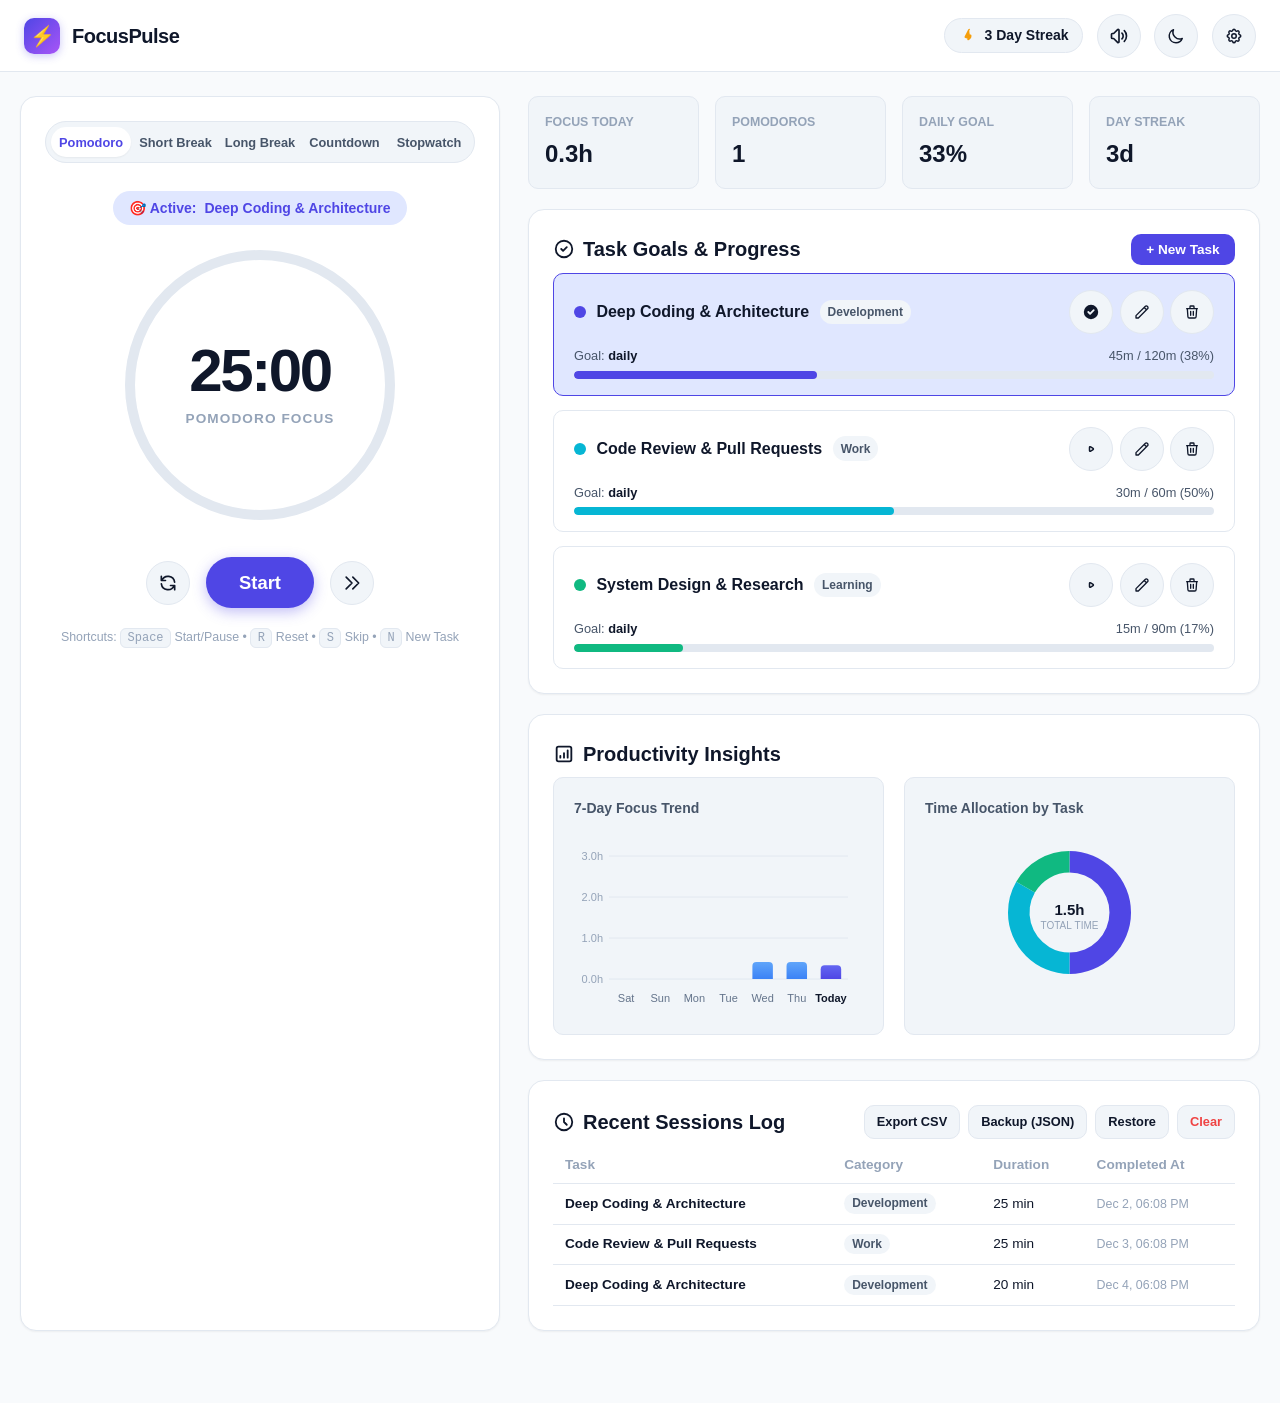
<file: index.html>
<!DOCTYPE html>
<html lang="en">
<head>
  <meta charset="UTF-8">
  <meta name="viewport" content="width=device-width, initial-scale=1.0">
  <title>Productivity Timer & Multi-Task Goal Tracker</title>
  <link rel="stylesheet" href="css/styles.css">
</head>
<body>
  <!-- App Header -->
  <header class="app-header">
    <div class="header-container">
      <div class="logo-group">
        <div class="logo-icon">⚡</div>
        <div class="logo-title">FocusPulse</div>
      </div>
      <div class="header-actions">
        <div class="stats-pill" title="Current Daily Streak">
          <svg width="18" height="18" fill="currentColor" viewBox="0 0 20 20"><path fill-rule="evenodd" d="M12.395 2.553a1 1 0 00-1.45-.385c-.345.23-.614.558-.822.88-.316.492-.633 1.134-1.025 1.918-.752 1.503-1.688 3.376-2.85 5.701a1 1 0 00.324 1.258 4.975 4.975 0 002.595.733c.092 0 .184-.003.276-.01l-.226.791a1 1 0 001.27 1.218c.95-.317 1.764-.932 2.388-1.748.625-.816.99-1.81.99-2.87 0-.306-.03-.608-.088-.9a1 1 0 00-1.011-.806 4.945 4.945 0 00-.77.061c-.08-.344-.15-.7-.215-1.066a21.43 21.43 0 01-.194-1.282c-.066-.543-.112-1.068-.112-1.504 0-.34.028-.636.082-.87.054-.233.15-.436.27-.6z" clip-rule="evenodd"></path></svg>
          <span id="header-streak">1 Day Streak</span>
        </div>
        <button id="sound-toggle" class="btn btn-secondary btn-icon" title="Toggle Sound (M)">
          <svg width="20" height="20" fill="none" stroke="currentColor" viewBox="0 0 24 24"><path stroke-linecap="round" stroke-linejoin="round" stroke-width="2" d="M15.536 8.464a5 5 0 010 7.072m2.828-9.9a9 9 0 010 12.728M5.586 15H4a1 1 0 01-1-1v-4a1 1 0 011-1h1.586l4.707-4.707C10.923 3.663 12 4.109 12 5v14c0 .891-1.077 1.337-1.707.707L5.586 15z"></path></svg>
        </button>
        <button id="theme-toggle" class="btn btn-secondary btn-icon" title="Toggle Dark/Light Mode">
          <svg width="18" height="18" fill="none" stroke="currentColor" viewBox="0 0 24 24"><path stroke-linecap="round" stroke-linejoin="round" stroke-width="2" d="M20.354 15.354A9 9 0 018.646 3.646 9.003 9.003 0 0012 21a9.003 9.003 0 008.354-5.646z"></path></svg>
        </button>
        <button id="btn-open-settings" class="btn btn-secondary btn-icon" title="Settings">
          <svg width="18" height="18" fill="none" stroke="currentColor" viewBox="0 0 24 24"><path stroke-linecap="round" stroke-linejoin="round" stroke-width="2" d="M10.325 4.317c.426-1.756 2.924-1.756 3.35 0a1.724 1.724 0 002.573 1.066c1.543-.94 3.31.826 2.37 2.37a1.724 1.724 0 001.065 2.572c1.756.426 1.756 2.924 0 3.35a1.724 1.724 0 00-1.066 2.573c.94 1.543-.826 3.31-2.37 2.37a1.724 1.724 0 00-2.572 1.065c-.426 1.756-2.924 1.756-3.35 0a1.724 1.724 0 00-2.573-1.066c-1.543.94-3.31-.826-2.37-2.37a1.724 1.724 0 00-1.065-2.572c-1.756-.426-1.756-2.924 0-3.35a1.724 1.724 0 001.066-2.573c-.94-1.543.826-3.31 2.37-2.37.996.608 2.296.07 2.572-1.065z"></path><path stroke-linecap="round" stroke-linejoin="round" stroke-width="2" d="M15 12a3 3 0 11-6 0 3 3 0 016 0z"></path></svg>
        </button>
      </div>
    </div>
  </header>

  <!-- Main Content Layout -->
  <main class="main-layout">
    <!-- Left Column: Master Timer Card -->
    <section class="card timer-container">
      <!-- Mode Selection Tabs -->
      <div class="timer-mode-selector">
        <button class="mode-btn active" data-mode="pomodoro">Pomodoro</button>
        <button class="mode-btn" data-mode="short_break">Short Break</button>
        <button class="mode-btn" data-mode="long_break">Long Break</button>
        <button class="mode-btn" data-mode="countdown">Countdown</button>
        <button class="mode-btn" data-mode="stopwatch">Stopwatch</button>
      </div>

      <!-- Active Task Banner -->
      <div id="active-task-banner" class="active-task-banner">
        <span>🎯 Active:</span>
        <span id="active-task-name" class="task-label">Deep Coding & Architecture</span>
      </div>

      <!-- Radial Dial Progress Timer -->
      <div class="timer-dial-wrapper">
        <svg class="timer-svg" viewBox="0 0 280 280">
          <circle class="timer-circle-bg" cx="140" cy="140" r="130"></circle>
          <circle id="timer-circle-progress" class="timer-circle-progress" cx="140" cy="140" r="130"></circle>
        </svg>
        <div class="timer-inner-content">
          <div id="timer-digits" class="timer-digits">25:00</div>
          <div id="timer-sublabel" class="timer-sublabel">Pomodoro Focus</div>
        </div>
      </div>

      <!-- Primary Controls -->
      <div class="timer-controls">
        <button id="btn-reset" class="btn btn-secondary btn-icon" title="Reset (R)">
          <svg width="20" height="20" fill="none" stroke="currentColor" viewBox="0 0 24 24"><path stroke-linecap="round" stroke-linejoin="round" stroke-width="2" d="M4 4v5h.582m15.356 2A8.001 8.001 0 004.582 9m0 0H9m11 11v-5h-.581m0 0a8.003 8.003 0 01-15.357-2m15.357 2H15"></path></svg>
        </button>
        <button id="btn-start-pause" class="btn btn-primary btn-large">
          <span id="btn-start-pause-text">Start</span>
        </button>
        <button id="btn-skip" class="btn btn-secondary btn-icon" title="Skip Interval (S)">
          <svg width="20" height="20" fill="none" stroke="currentColor" viewBox="0 0 24 24"><path stroke-linecap="round" stroke-linejoin="round" stroke-width="2" d="M13 5l7 7-7 7M5 5l7 7-7 7"></path></svg>
        </button>
      </div>

      <div class="timer-keyboard-hint">
        Shortcuts: <span class="kbd">Space</span> Start/Pause &bull; <span class="kbd">R</span> Reset &bull; <span class="kbd">S</span> Skip &bull; <span class="kbd">N</span> New Task
      </div>
    </section>

    <!-- Right Column: Goals, Analytics, and Session Log -->
    <div class="tasks-container">
      <!-- Quick Metrics Grid -->
      <div class="metrics-summary-grid">
        <div class="metric-box">
          <span class="metric-label">Focus Today</span>
          <span id="metric-focus-hours" class="metric-value">0.0h</span>
        </div>
        <div class="metric-box">
          <span class="metric-label">Pomodoros</span>
          <span id="metric-pomodoros" class="metric-value">0</span>
        </div>
        <div class="metric-box">
          <span class="metric-label">Daily Goal</span>
          <span id="metric-goal-progress" class="metric-value">0%</span>
        </div>
        <div class="metric-box">
          <span class="metric-label">Day Streak</span>
          <span id="metric-streak" class="metric-value">1d</span>
        </div>
      </div>

      <!-- Task Goals Card -->
      <section class="card">
        <div class="section-header">
          <h2 class="section-title">
            <svg width="22" height="22" fill="none" stroke="currentColor" viewBox="0 0 24 24"><path stroke-linecap="round" stroke-linejoin="round" stroke-width="2" d="M9 12l2 2 4-4m6 2a9 9 0 11-18 0 9 9 0 0118 0z"></path></svg>
            Task Goals & Progress
          </h2>
          <button id="btn-open-add-task" class="btn btn-primary" style="padding: 0.45rem 0.9rem; font-size: 0.85rem;">
            + New Task
          </button>
        </div>
        <div id="task-list" class="task-list">
          <!-- Rendered dynamically by app.js -->
        </div>
      </section>

      <!-- Analytics & Trends Card -->
      <section class="card">
        <div class="section-header">
          <h2 class="section-title">
            <svg width="22" height="22" fill="none" stroke="currentColor" viewBox="0 0 24 24"><path stroke-linecap="round" stroke-linejoin="round" stroke-width="2" d="M16 8v8m-4-5v5m-4-2v2m-2 4h12a2 2 0 002-2V6a2 2 0 00-2-2H6a2 2 0 00-2 2v12a2 2 0 002 2z"></path></svg>
            Productivity Insights
          </h2>
        </div>
        <div class="charts-row">
          <div class="chart-card">
            <span class="chart-title">7-Day Focus Trend</span>
            <canvas id="chart-7day" class="chart-canvas" height="190"></canvas>
          </div>
          <div class="chart-card">
            <span class="chart-title">Time Allocation by Task</span>
            <canvas id="chart-distribution" class="chart-canvas" height="190"></canvas>
          </div>
        </div>
      </section>

      <!-- History & Data Management Card -->
      <section class="card">
        <div class="section-header">
          <h2 class="section-title">
            <svg width="22" height="22" fill="none" stroke="currentColor" viewBox="0 0 24 24"><path stroke-linecap="round" stroke-linejoin="round" stroke-width="2" d="M12 8v4l3 3m6-3a9 9 0 11-18 0 9 9 0 0118 0z"></path></svg>
            Recent Sessions Log
          </h2>
          <div style="display: flex; gap: 0.5rem;">
            <button id="btn-export-csv" class="btn btn-secondary" style="padding: 0.4rem 0.75rem; font-size: 0.8rem;">
              Export CSV
            </button>
            <button id="btn-export-json" class="btn btn-secondary" style="padding: 0.4rem 0.75rem; font-size: 0.8rem;">
              Backup (JSON)
            </button>
            <label class="btn btn-secondary" style="padding: 0.4rem 0.75rem; font-size: 0.8rem; cursor: pointer;">
              Restore
              <input type="file" id="file-import-json" accept=".json" style="display: none;">
            </label>
            <button id="btn-clear-history" class="btn btn-secondary" style="padding: 0.4rem 0.75rem; font-size: 0.8rem; color: var(--color-danger);">
              Clear
            </button>
          </div>
        </div>
        <div class="history-table-wrapper">
          <table class="history-table">
            <thead>
              <tr>
                <th>Task</th>
                <th>Category</th>
                <th>Duration</th>
                <th>Completed At</th>
              </tr>
            </thead>
            <tbody id="history-table-body">
              <!-- Rendered by app.js -->
            </tbody>
          </table>
        </div>
      </section>
    </div>
  </main>

  <!-- Create / Edit Task Modal -->
  <div id="task-modal" class="modal-overlay">
    <div class="modal-box">
      <div class="modal-header">
        <h3 id="task-modal-title" class="modal-title">Create New Task Goal</h3>
        <button class="modal-close-btn">&times;</button>
      </div>
      <form id="task-form">
        <input type="hidden" id="task-id-input">
        <div class="form-group">
          <label class="form-label" for="task-title">Task Name</label>
          <input type="text" id="task-title" class="form-input" placeholder="e.g. System Design, Bug Bash..." required>
        </div>
        <div class="form-group">
          <label class="form-label" for="task-tag">Category / Tag</label>
          <input type="text" id="task-tag" class="form-input" placeholder="e.g. Development, Study, Writing" required>
        </div>
        <div style="display: grid; grid-template-columns: 1fr 1fr; gap: 0.75rem;">
          <div class="form-group">
            <label class="form-label" for="task-goal-minutes">Target Goal (Minutes)</label>
            <input type="number" id="task-goal-minutes" class="form-input" min="5" max="1440" value="60" required>
          </div>
          <div class="form-group">
            <label class="form-label" for="task-goal-period">Goal Period</label>
            <select id="task-goal-period" class="form-select">
              <option value="daily">Daily Goal</option>
              <option value="weekly">Weekly Goal</option>
              <option value="total">Total Project Goal</option>
            </select>
          </div>
        </div>
        <div class="form-group">
          <label class="form-label">Theme Color</label>
          <div class="color-swatches">
            <label>
              <input type="radio" name="task-color" value="#4f46e5" class="color-swatch-radio" checked>
              <span class="color-swatch-label" style="background-color: #4f46e5;"></span>
            </label>
            <label>
              <input type="radio" name="task-color" value="#06b6d4" class="color-swatch-radio">
              <span class="color-swatch-label" style="background-color: #06b6d4;"></span>
            </label>
            <label>
              <input type="radio" name="task-color" value="#10b981" class="color-swatch-radio">
              <span class="color-swatch-label" style="background-color: #10b981;"></span>
            </label>
            <label>
              <input type="radio" name="task-color" value="#f59e0b" class="color-swatch-radio">
              <span class="color-swatch-label" style="background-color: #f59e0b;"></span>
            </label>
            <label>
              <input type="radio" name="task-color" value="#ec4899" class="color-swatch-radio">
              <span class="color-swatch-label" style="background-color: #ec4899;"></span>
            </label>
            <label>
              <input type="radio" name="task-color" value="#8b5cf6" class="color-swatch-radio">
              <span class="color-swatch-label" style="background-color: #8b5cf6;"></span>
            </label>
          </div>
        </div>
        <div class="modal-footer">
          <button type="button" class="btn btn-secondary btn-cancel-modal">Cancel</button>
          <button type="submit" class="btn btn-primary">Save Goal</button>
        </div>
      </form>
    </div>
  </div>

  <!-- Settings Modal -->
  <div id="settings-modal" class="modal-overlay">
    <div class="modal-box">
      <div class="modal-header">
        <h3 class="modal-title">Timer & Audio Settings</h3>
        <button class="modal-close-btn">&times;</button>
      </div>
      <form id="settings-form">
        <div style="display: grid; grid-template-columns: 1fr 1fr; gap: 0.75rem;">
          <div class="form-group">
            <label class="form-label" for="setting-pomodoro">Focus Duration (min)</label>
            <input type="number" id="setting-pomodoro" class="form-input" min="1" max="180" value="25">
          </div>
          <div class="form-group">
            <label class="form-label" for="setting-short-break">Short Break (min)</label>
            <input type="number" id="setting-short-break" class="form-input" min="1" max="60" value="5">
          </div>
        </div>
        <div style="display: grid; grid-template-columns: 1fr 1fr; gap: 0.75rem;">
          <div class="form-group">
            <label class="form-label" for="setting-long-break">Long Break (min)</label>
            <input type="number" id="setting-long-break" class="form-input" min="1" max="90" value="15">
          </div>
          <div class="form-group">
            <label class="form-label" for="setting-long-break-interval">Long Break Every</label>
            <input type="number" id="setting-long-break-interval" class="form-input" min="1" max="12" value="4">
          </div>
        </div>
        <div class="form-group">
          <label class="form-label" for="setting-sound">Completion Sound</label>
          <div style="display: flex; gap: 0.5rem;">
            <select id="setting-sound" class="form-select" style="flex: 1;">
              <option value="chime">Melodic Chime</option>
              <option value="bell">Tibetan Bell</option>
              <option value="digital">Digital Beep</option>
            </select>
            <button type="button" id="btn-test-sound" class="btn btn-secondary" style="font-size: 0.85rem;">Test</button>
          </div>
        </div>
        <div class="form-group">
          <label class="form-label" for="setting-volume">Sound Volume</label>
          <input type="range" id="setting-volume" min="0" max="1" step="0.05" value="0.7" style="width: 100%;">
        </div>
        <div class="form-group" style="gap: 0.5rem; margin-top: 0.5rem;">
          <label style="display: flex; align-items: center; gap: 0.5rem; font-size: 0.875rem; cursor: pointer;">
            <input type="checkbox" id="setting-auto-breaks">
            Auto-start break intervals
          </label>
          <label style="display: flex; align-items: center; gap: 0.5rem; font-size: 0.875rem; cursor: pointer;">
            <input type="checkbox" id="setting-auto-pomos">
            Auto-start focus after break
          </label>
          <label style="display: flex; align-items: center; gap: 0.5rem; font-size: 0.875rem; cursor: pointer;">
            <input type="checkbox" id="setting-notifications">
            Enable desktop push notifications
          </label>
        </div>
        <div class="modal-footer">
          <button type="button" class="btn btn-secondary btn-cancel-modal">Cancel</button>
          <button type="submit" class="btn btn-primary">Save Settings</button>
        </div>
      </form>
    </div>
  </div>

  <!-- Toast Notification Container -->
  <div id="toast-container" class="toast-container"></div>

  <!-- Core Scripts -->
  <script src="js/audio.js"></script>
  <script src="js/storage.js"></script>
  <script src="js/timer.js"></script>
  <script src="js/analytics.js"></script>
  <script src="js/app.js"></script>
</body>
</html>
</file>
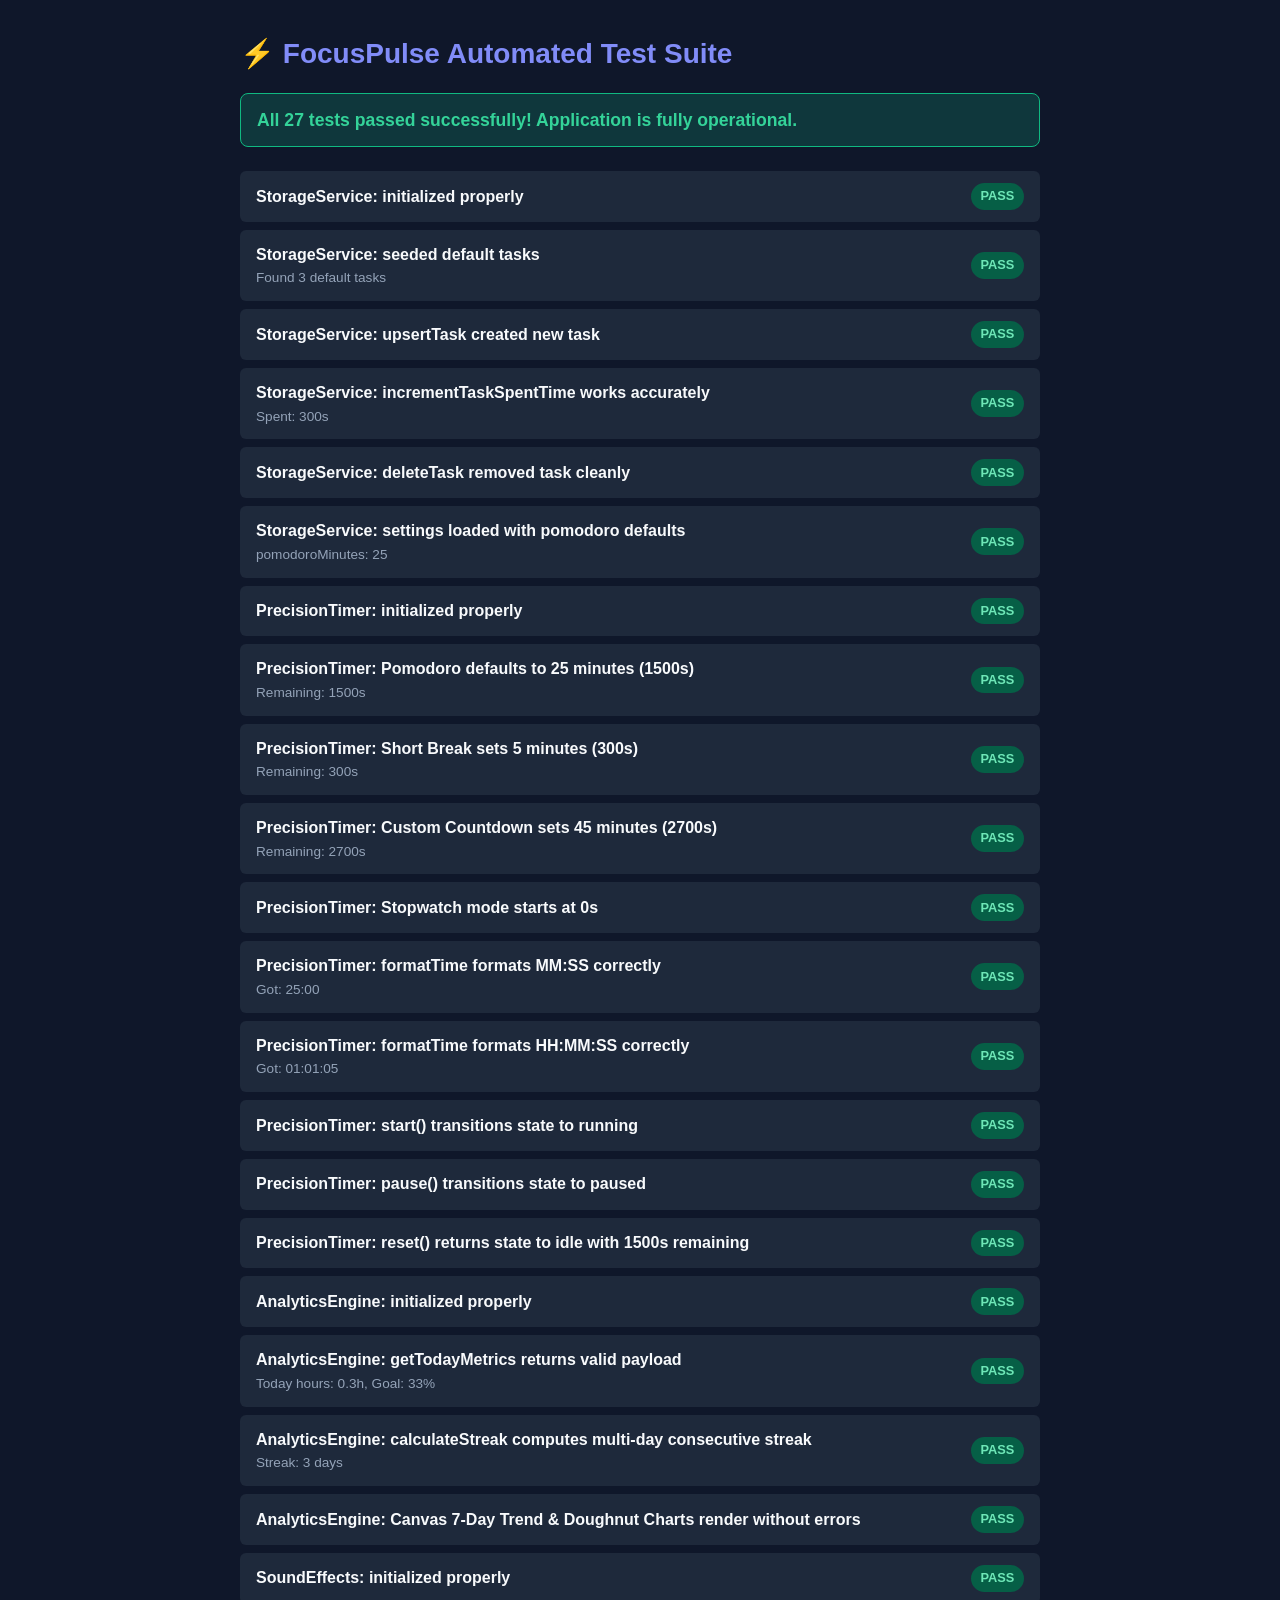
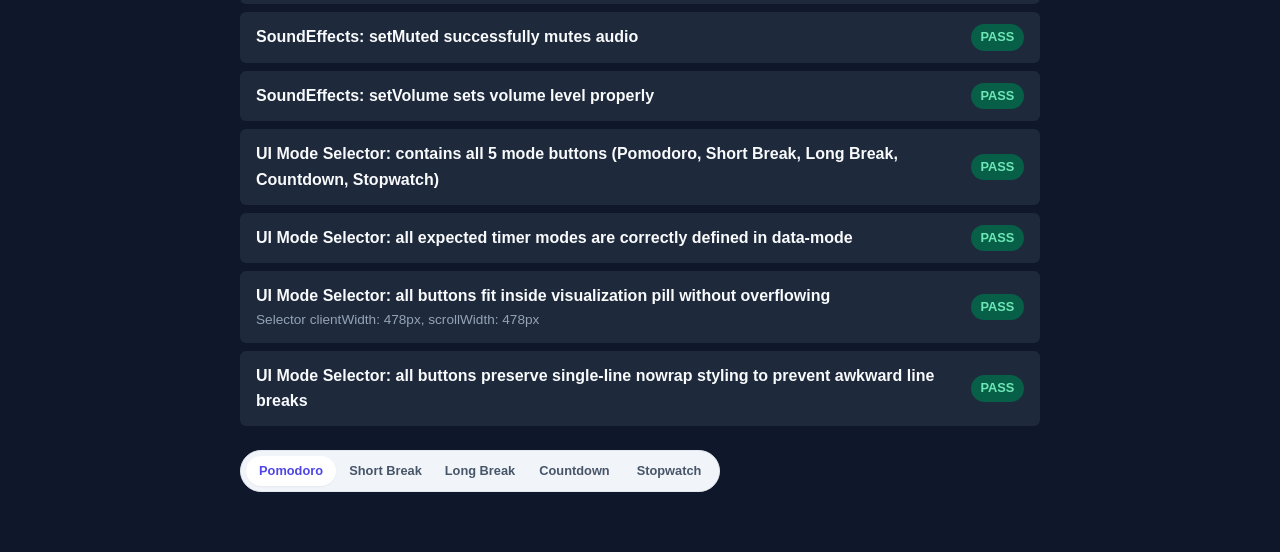
<file: test_runner.html>
<!DOCTYPE html>
<html lang="en">
<head>
  <meta charset="UTF-8">
  <title>FocusPulse - Automated Test Suite</title>
  <!-- Link core design styles for layout testing -->
  <link rel="stylesheet" href="css/styles.css">
  <style>
    body {
      font-family: -apple-system, BlinkMacSystemFont, "Segoe UI", Roboto, sans-serif;
      background: #0f172a;
      color: #f8fafc;
      padding: 2rem;
      line-height: 1.6;
    }
    .container { max-width: 800px; margin: 0 auto; }
    h1 { font-size: 1.75rem; margin-bottom: 1rem; color: #818cf8; }
    .summary { font-size: 1.1rem; font-weight: bold; margin-bottom: 1.5rem; padding: 0.75rem 1rem; border-radius: 8px; }
    .summary.pass { background: rgba(16, 185, 129, 0.2); color: #34d399; border: 1px solid #10b981; }
    .summary.fail { background: rgba(239, 68, 68, 0.2); color: #f87171; border: 1px solid #ef4444; }
    .test-case { background: #1e293b; padding: 0.75rem 1rem; border-radius: 6px; margin-bottom: 0.5rem; display: flex; justify-content: space-between; align-items: center; }
    .badge { font-size: 0.8rem; font-weight: bold; padding: 0.2rem 0.6rem; border-radius: 9999px; }
    .badge.pass { background: #065f46; color: #6ee7b7; }
    .badge.fail { background: #7f1d1d; color: #fca5a5; }
    .details { font-size: 0.85rem; color: #94a3b8; }
  </style>
</head>
<body>
  <div class="container">
    <h1>⚡ FocusPulse Automated Test Suite</h1>
    <div id="test-summary" class="summary">Running tests...</div>
    <div id="test-results"></div>
    <canvas id="test-canvas-1" width="300" height="200" style="display:none;"></canvas>
    <canvas id="test-canvas-2" width="300" height="200" style="display:none;"></canvas>

    <!-- Test Fixture Container for Layout & Mode Selector Overflow Verification -->
    <div id="test-fixture-wrapper" style="width: 480px; margin: 1.5rem 0; display: block;">
      <div class="timer-mode-selector" id="test-mode-selector">
        <button class="mode-btn active" data-mode="pomodoro">Pomodoro</button>
        <button class="mode-btn" data-mode="short_break">Short Break</button>
        <button class="mode-btn" data-mode="long_break">Long Break</button>
        <button class="mode-btn" data-mode="countdown">Countdown</button>
        <button class="mode-btn" data-mode="stopwatch">Stopwatch</button>
      </div>
    </div>
  </div>

  <script src="js/audio.js"></script>
  <script src="js/storage.js"></script>
  <script src="js/timer.js"></script>
  <script src="js/analytics.js"></script>

  <script>
    const resultsContainer = document.getElementById('test-results');
    const summaryEl = document.getElementById('test-summary');
    let passed = 0;
    let failed = 0;

    function assert(condition, testName, details = '') {
      const row = document.createElement('div');
      row.className = 'test-case';
      if (condition) {
        passed++;
        row.innerHTML = `
          <div><strong>${testName}</strong> ${details ? `<div class="details">${details}</div>` : ''}</div>
          <span class="badge pass">PASS</span>
        `;
      } else {
        failed++;
        row.innerHTML = `
          <div><strong>${testName}</strong> ${details ? `<div class="details" style="color: #f87171;">FAIL: ${details}</div>` : ''}</div>
          <span class="badge fail">FAIL</span>
        `;
        console.error(`[FAIL] ${testName}: ${details}`);
      }
      resultsContainer.appendChild(row);
    }

    async function runTestSuite() {
      console.log('Starting automated tests...');

      // --- 1. StorageService Tests ---
      assert(typeof window.storageService !== 'undefined', 'StorageService: initialized properly');
      
      const tasks = window.storageService.getTasks();
      assert(Array.isArray(tasks) && tasks.length > 0, 'StorageService: seeded default tasks', `Found ${tasks.length} default tasks`);

      const initialCount = tasks.length;
      const testTaskId = 'test_task_' + Date.now();
      window.storageService.upsertTask({
        id: testTaskId,
        title: 'Automated Test Task',
        tag: 'Testing',
        goalMinutes: 45,
        goalPeriod: 'daily',
        color: '#10b981',
        spentSeconds: 0
      });
      const updatedTasks = window.storageService.getTasks();
      assert(updatedTasks.length === initialCount + 1, 'StorageService: upsertTask created new task');

      window.storageService.incrementTaskSpentTime(testTaskId, 300);
      const fetchedTask = window.storageService.getTaskById(testTaskId);
      assert(fetchedTask && fetchedTask.spentSeconds === 300, 'StorageService: incrementTaskSpentTime works accurately', `Spent: ${fetchedTask?.spentSeconds}s`);

      window.storageService.deleteTask(testTaskId);
      const afterDeleteTasks = window.storageService.getTasks();
      assert(!afterDeleteTasks.find(t => t.id === testTaskId), 'StorageService: deleteTask removed task cleanly');

      const settings = window.storageService.getSettings();
      assert(settings && typeof settings.pomodoroMinutes === 'number', 'StorageService: settings loaded with pomodoro defaults', `pomodoroMinutes: ${settings.pomodoroMinutes}`);

      // --- 2. PrecisionTimer Tests ---
      assert(typeof window.precisionTimer !== 'undefined', 'PrecisionTimer: initialized properly');

      window.precisionTimer.setMode('pomodoro');
      assert(window.precisionTimer.remainingSeconds === 25 * 60, 'PrecisionTimer: Pomodoro defaults to 25 minutes (1500s)', `Remaining: ${window.precisionTimer.remainingSeconds}s`);

      window.precisionTimer.setMode('short_break');
      assert(window.precisionTimer.remainingSeconds === 5 * 60, 'PrecisionTimer: Short Break sets 5 minutes (300s)', `Remaining: ${window.precisionTimer.remainingSeconds}s`);

      window.precisionTimer.setMode('countdown', 45 * 60);
      assert(window.precisionTimer.remainingSeconds === 45 * 60, 'PrecisionTimer: Custom Countdown sets 45 minutes (2700s)', `Remaining: ${window.precisionTimer.remainingSeconds}s`);

      window.precisionTimer.setMode('stopwatch');
      assert(window.precisionTimer.remainingSeconds === 0, 'PrecisionTimer: Stopwatch mode starts at 0s');

      const formatted1 = window.precisionTimer.formatTime(1500);
      assert(formatted1 === '25:00', 'PrecisionTimer: formatTime formats MM:SS correctly', `Got: ${formatted1}`);

      const formatted2 = window.precisionTimer.formatTime(3665);
      assert(formatted2 === '01:01:05', 'PrecisionTimer: formatTime formats HH:MM:SS correctly', `Got: ${formatted2}`);

      // Test Start, Pause, Reset state machine
      window.precisionTimer.setMode('pomodoro');
      window.precisionTimer.start();
      assert(window.precisionTimer.state === 'running', 'PrecisionTimer: start() transitions state to running');

      window.precisionTimer.pause();
      assert(window.precisionTimer.state === 'paused', 'PrecisionTimer: pause() transitions state to paused');

      window.precisionTimer.reset();
      assert(window.precisionTimer.state === 'idle' && window.precisionTimer.remainingSeconds === 25 * 60, 'PrecisionTimer: reset() returns state to idle with 1500s remaining');

      // --- 3. AnalyticsEngine Tests ---
      assert(typeof window.analyticsEngine !== 'undefined', 'AnalyticsEngine: initialized properly');

      const metrics = window.analyticsEngine.getTodayMetrics();
      assert(typeof metrics.todayHours === 'string' && typeof metrics.goalProgressPct === 'number', 'AnalyticsEngine: getTodayMetrics returns valid payload', `Today hours: ${metrics.todayHours}h, Goal: ${metrics.goalProgressPct}%`);

      const testSessions = [
        { id: '1', timestamp: new Date().toISOString(), durationSeconds: 1500 },
        { id: '2', timestamp: new Date(Date.now() - 86400000).toISOString(), durationSeconds: 1500 },
        { id: '3', timestamp: new Date(Date.now() - 86400000 * 2).toISOString(), durationSeconds: 1500 }
      ];
      const streak = window.analyticsEngine.calculateStreak(testSessions);
      assert(streak >= 2, 'AnalyticsEngine: calculateStreak computes multi-day consecutive streak', `Streak: ${streak} days`);

      // Canvas chart render check
      let canvasErrors = false;
      try {
        const c1 = document.getElementById('test-canvas-1');
        const c2 = document.getElementById('test-canvas-2');
        window.analyticsEngine.render7DayTrend(c1);
        window.analyticsEngine.renderTaskDistribution(c2);
      } catch (err) {
        canvasErrors = true;
        console.error('Canvas error:', err);
      }
      assert(!canvasErrors, 'AnalyticsEngine: Canvas 7-Day Trend & Doughnut Charts render without errors');

      // --- 4. SoundEffects Tests ---
      assert(typeof window.soundEffects !== 'undefined', 'SoundEffects: initialized properly');
      window.soundEffects.setMuted(true);
      assert(window.soundEffects.muted === true, 'SoundEffects: setMuted successfully mutes audio');
      window.soundEffects.setMuted(false);
      window.soundEffects.setVolume(0.5);
      assert(window.soundEffects.volume === 0.5, 'SoundEffects: setVolume sets volume level properly');

      // --- 5. UI Layout & Mode Selector Overflow Tests ---
      // Retrieve test selector and buttons from DOM fixture
      const testSelector = document.getElementById('test-mode-selector');
      const testBtns = testSelector.querySelectorAll('.mode-btn');

      // Test 5.1: Verify all 5 mode buttons are present in the DOM
      assert(testBtns.length === 5, 'UI Mode Selector: contains all 5 mode buttons (Pomodoro, Short Break, Long Break, Countdown, Stopwatch)');

      // Test 5.2: Verify each button matches the expected data-mode identifiers
      const expectedModes = ['pomodoro', 'short_break', 'long_break', 'countdown', 'stopwatch'];
      const actualModes = Array.from(testBtns).map(b => b.getAttribute('data-mode'));
      const hasAllModes = expectedModes.every(m => actualModes.includes(m));
      assert(hasAllModes, 'UI Mode Selector: all expected timer modes are correctly defined in data-mode');

      // Test 5.3: Verify all 5 buttons fit inside the pill visualization container without horizontal overflow
      // In CSS, an element overflows if scrollWidth > clientWidth
      const isContained = testSelector.scrollWidth <= testSelector.clientWidth + 2; // Allow minor sub-pixel rendering tolerance
      assert(isContained, 'UI Mode Selector: all buttons fit inside visualization pill without overflowing', `Selector clientWidth: ${testSelector.clientWidth}px, scrollWidth: ${testSelector.scrollWidth}px`);

      // Test 5.4: Verify all buttons maintain clean single-line nowrap alignment
      const nonWrapping = Array.from(testBtns).every(btn => {
        const style = window.getComputedStyle(btn);
        return style.whiteSpace === 'nowrap';
      });
      assert(nonWrapping, 'UI Mode Selector: all buttons preserve single-line nowrap styling to prevent awkward line breaks');

      // Final summary
      if (failed === 0) {
        summaryEl.className = 'summary pass';
        summaryEl.textContent = `All ${passed} tests passed successfully! Application is fully operational.`;
      } else {
        summaryEl.className = 'summary fail';
        summaryEl.textContent = `${failed} test(s) failed out of ${passed + failed}.`;
      }

      console.log(`Test run completed: ${passed} passed, ${failed} failed.`);
    }

    window.addEventListener('DOMContentLoaded', runTestSuite);
  </script>
</body>
</html>
</file>
<file: css/styles.css>
/* Productivity Timer - Modern Design System */
:root {
  --font-family: -apple-system, BlinkMacSystemFont, "Segoe UI", Roboto, Helvetica, Arial, sans-serif;
  
  /* Color Palette - Light Theme */
  --bg-primary: #f8fafc;
  --bg-surface: #ffffff;
  --bg-surface-hover: #f1f5f9;
  --bg-surface-elevated: #ffffff;
  --border-color: #e2e8f0;
  --border-focus: #3b82f6;
  
  --text-primary: #0f172a;
  --text-secondary: #475569;
  --text-muted: #94a3b8;
  
  --color-primary: #4f46e5;
  --color-primary-hover: #4338ca;
  --color-primary-light: #e0e7ff;
  
  --color-success: #10b981;
  --color-success-light: #d1fae5;
  --color-warning: #f59e0b;
  --color-warning-light: #fef3c7;
  --color-danger: #ef4444;
  --color-danger-light: #fee2e2;
  
  --timer-ring-bg: #e2e8f0;
  --timer-ring-progress: #4f46e5;
  --shadow-sm: 0 1px 2px 0 rgba(0, 0, 0, 0.05);
  --shadow-md: 0 4px 6px -1px rgba(0, 0, 0, 0.1), 0 2px 4px -2px rgba(0, 0, 0, 0.1);
  --shadow-lg: 0 10px 15px -3px rgba(0, 0, 0, 0.1), 0 4px 6px -4px rgba(0, 0, 0, 0.1);
  --radius-sm: 6px;
  --radius-md: 10px;
  --radius-lg: 16px;
  --radius-full: 9999px;
  --transition: all 0.2s ease-in-out;
}

[data-theme="dark"] {
  --bg-primary: #090d16;
  --bg-surface: #131b2e;
  --bg-surface-hover: #1e293b;
  --bg-surface-elevated: #1a233b;
  --border-color: #27354f;
  --border-focus: #6366f1;
  
  --text-primary: #f8fafc;
  --text-secondary: #cbd5e1;
  --text-muted: #64748b;
  
  --color-primary: #6366f1;
  --color-primary-hover: #4f46e5;
  --color-primary-light: rgba(99, 102, 241, 0.15);
  
  --color-success: #10b981;
  --color-success-light: rgba(16, 185, 129, 0.15);
  --color-warning: #f59e0b;
  --color-warning-light: rgba(245, 158, 11, 0.15);
  --color-danger: #ef4444;
  --color-danger-light: rgba(239, 68, 68, 0.15);
  
  --timer-ring-bg: #1e293b;
  --timer-ring-progress: #6366f1;
  --shadow-sm: 0 1px 2px 0 rgba(0, 0, 0, 0.4);
  --shadow-md: 0 4px 6px -1px rgba(0, 0, 0, 0.4);
  --shadow-lg: 0 10px 20px -3px rgba(0, 0, 0, 0.5);
}

* {
  box-sizing: border-box;
  margin: 0;
  padding: 0;
}

body {
  font-family: var(--font-family);
  background-color: var(--bg-primary);
  color: var(--text-primary);
  line-height: 1.5;
  min-height: 100vh;
  transition: background-color 0.3s ease, color 0.3s ease;
}

/* Header & Navigation */
.app-header {
  background: var(--bg-surface);
  border-bottom: 1px solid var(--border-color);
  padding: 0.85rem 1.5rem;
  position: sticky;
  top: 0;
  z-index: 40;
}

.header-container {
  max-width: 1280px;
  margin: 0 auto;
  display: flex;
  justify-content: space-between;
  align-items: center;
}

.logo-group {
  display: flex;
  align-items: center;
  gap: 0.75rem;
}

.logo-icon {
  width: 36px;
  height: 36px;
  background: linear-gradient(135deg, var(--color-primary), #a855f7);
  border-radius: var(--radius-md);
  display: flex;
  align-items: center;
  justify-content: center;
  color: #ffffff;
  font-weight: 700;
  font-size: 1.25rem;
  box-shadow: 0 2px 8px rgba(79, 70, 229, 0.3);
}

.logo-title {
  font-size: 1.25rem;
  font-weight: 700;
  letter-spacing: -0.025em;
  color: var(--text-primary);
}

.header-actions {
  display: flex;
  align-items: center;
  gap: 0.85rem;
}

.stats-pill {
  display: inline-flex;
  align-items: center;
  gap: 0.5rem;
  background: var(--bg-surface-hover);
  border: 1px solid var(--border-color);
  padding: 0.4rem 0.85rem;
  border-radius: var(--radius-full);
  font-size: 0.875rem;
  font-weight: 600;
}

.stats-pill svg {
  color: var(--color-warning);
}

/* Main Layout Grid */
.main-layout {
  max-width: 1280px;
  margin: 1.5rem auto;
  padding: 0 1.25rem 3rem;
  display: grid;
  grid-template-columns: 1fr;
  gap: 1.75rem;
}

@media (min-width: 1024px) {
  /* Set desktop left column to 480px to comfortably fit timer dial, mode tabs, and controls */
  .main-layout {
    grid-template-columns: 480px 1fr;
  }
}

/* Card Component */
.card {
  background: var(--bg-surface);
  border: 1px solid var(--border-color);
  border-radius: var(--radius-lg);
  padding: 1.5rem;
  box-shadow: var(--shadow-sm);
  transition: var(--transition);
}

/* Timer Section */
.timer-container {
  display: flex;
  flex-direction: column;
  align-items: center;
  text-align: center;
  position: relative;
}

/* Mode Selection Tabs (Segmented Control Pill Container) */
.timer-mode-selector {
  display: flex;
  align-items: center;
  justify-content: space-between;
  background: var(--bg-surface-hover);
  border: 1px solid var(--border-color);
  border-radius: var(--radius-full);
  padding: 0.3rem;
  gap: 0.25rem;
  margin-bottom: 1.75rem;
  width: 100%;
  /* Increased max-width from 380px to 480px so all 5 mode buttons fit cleanly inside the visualization */
  max-width: 480px;
  box-sizing: border-box;
  /* Allow clean horizontal scrolling on narrow viewports to prevent buttons spilling outside */
  overflow-x: auto;
  scrollbar-width: none; /* Hide scrollbars in Firefox */
  -ms-overflow-style: none; /* Hide scrollbars in IE/Edge */
}

/* Hide scrollbar for Chrome, Safari and Opera */
.timer-mode-selector::-webkit-scrollbar {
  display: none;
}

/* Mode Button Items inside the Pill Selector */
.mode-btn {
  /* Distribute space evenly across all 5 buttons */
  flex: 1 1 0%;
  /* Allow flex item to shrink below content size if necessary */
  min-width: 0;
  background: transparent;
  border: none;
  /* Balanced padding so labels don't get crowded or push out boundaries */
  padding: 0.48rem 0.5rem;
  font-size: 0.8rem;
  font-weight: 600;
  color: var(--text-secondary);
  border-radius: var(--radius-full);
  cursor: pointer;
  transition: var(--transition);
  /* Prevent awkward two-line wrapping like 'Short \n Break' */
  white-space: nowrap;
  text-align: center;
  display: inline-flex;
  align-items: center;
  justify-content: center;
  box-sizing: border-box;
}

/* Active Mode Button Styling */
.mode-btn.active {
  background: var(--bg-surface);
  color: var(--color-primary);
  box-shadow: var(--shadow-sm);
}

/* Interactive Hover State for Inactive Buttons */
.mode-btn:hover:not(.active) {
  color: var(--text-primary);
  background: rgba(255, 255, 255, 0.05);
}

.active-task-banner {
  margin-bottom: 1.25rem;
  display: inline-flex;
  align-items: center;
  gap: 0.5rem;
  background: var(--color-primary-light);
  color: var(--color-primary);
  padding: 0.4rem 1rem;
  border-radius: var(--radius-full);
  font-size: 0.875rem;
  font-weight: 600;
  max-width: 100%;
}

.active-task-banner .task-label {
  white-space: nowrap;
  overflow: hidden;
  text-overflow: ellipsis;
  max-width: 250px;
}

/* Circular SVG Timer */
.timer-dial-wrapper {
  position: relative;
  width: 280px;
  height: 280px;
  margin: 0 auto 1.5rem;
  display: flex;
  align-items: center;
  justify-content: center;
}

.timer-svg {
  transform: rotate(-90deg);
  width: 100%;
  height: 100%;
}

.timer-svg circle {
  fill: none;
  stroke-width: 10;
}

.timer-circle-bg {
  stroke: var(--timer-ring-bg);
}

.timer-circle-progress {
  stroke: var(--timer-ring-progress);
  stroke-linecap: round;
  transition: stroke-dashoffset 0.3s linear, stroke 0.3s ease;
}

.timer-inner-content {
  position: absolute;
  top: 0;
  left: 0;
  width: 100%;
  height: 100%;
  display: flex;
  flex-direction: column;
  align-items: center;
  justify-content: center;
}

.timer-digits {
  font-size: 3.75rem;
  font-weight: 800;
  letter-spacing: -0.04em;
  font-variant-numeric: tabular-nums;
  line-height: 1;
  color: var(--text-primary);
}

.timer-sublabel {
  font-size: 0.85rem;
  font-weight: 600;
  color: var(--text-muted);
  text-transform: uppercase;
  letter-spacing: 0.08em;
  margin-top: 0.5rem;
}

/* Timer Controls */
.timer-controls {
  display: flex;
  align-items: center;
  justify-content: center;
  gap: 1rem;
  width: 100%;
  margin-top: 0.5rem;
}

.btn {
  display: inline-flex;
  align-items: center;
  justify-content: center;
  gap: 0.5rem;
  padding: 0.65rem 1.25rem;
  border-radius: var(--radius-md);
  font-size: 0.95rem;
  font-weight: 600;
  cursor: pointer;
  border: 1px solid transparent;
  transition: var(--transition);
}

.btn-icon {
  width: 44px;
  height: 44px;
  padding: 0;
  border-radius: var(--radius-full);
}

.btn-primary {
  background: var(--color-primary);
  color: #ffffff;
}

.btn-primary:hover {
  background: var(--color-primary-hover);
  transform: translateY(-1px);
}

.btn-secondary {
  background: var(--bg-surface-hover);
  color: var(--text-primary);
  border-color: var(--border-color);
}

.btn-secondary:hover {
  background: var(--border-color);
}

.btn-large {
  padding: 0.85rem 2rem;
  font-size: 1.15rem;
  border-radius: var(--radius-full);
  box-shadow: 0 4px 14px rgba(79, 70, 229, 0.35);
}

.btn-large:active {
  transform: translateY(1px);
}

.timer-keyboard-hint {
  margin-top: 1.25rem;
  font-size: 0.775rem;
  color: var(--text-muted);
}

.kbd {
  background: var(--bg-surface-hover);
  border: 1px solid var(--border-color);
  padding: 0.15rem 0.4rem;
  border-radius: var(--radius-sm);
  font-family: monospace;
  font-size: 0.75rem;
}

/* Tasks & Goals Section */
.tasks-container {
  display: flex;
  flex-direction: column;
  gap: 1.25rem;
}

.section-header {
  display: flex;
  justify-content: space-between;
  align-items: center;
  margin-bottom: 0.5rem;
}

.section-title {
  font-size: 1.25rem;
  font-weight: 700;
  color: var(--text-primary);
  display: flex;
  align-items: center;
  gap: 0.5rem;
}

.task-list {
  display: flex;
  flex-direction: column;
  gap: 0.85rem;
}

.task-card {
  background: var(--bg-surface-elevated);
  border: 1px solid var(--border-color);
  border-radius: var(--radius-md);
  padding: 1rem 1.25rem;
  display: flex;
  flex-direction: column;
  gap: 0.75rem;
  transition: var(--transition);
  position: relative;
}

.task-card:hover {
  border-color: var(--border-focus);
  box-shadow: var(--shadow-sm);
}

.task-card.active-card {
  border-color: var(--color-primary);
  background: var(--color-primary-light);
}

.task-card-header {
  display: flex;
  justify-content: space-between;
  align-items: center;
}

.task-info-group {
  display: flex;
  align-items: center;
  gap: 0.65rem;
  overflow: hidden;
}

.task-color-indicator {
  width: 12px;
  height: 12px;
  border-radius: var(--radius-full);
  flex-shrink: 0;
}

.task-title {
  font-size: 1rem;
  font-weight: 600;
  color: var(--text-primary);
  white-space: nowrap;
  overflow: hidden;
  text-overflow: ellipsis;
}

.task-tag {
  font-size: 0.75rem;
  font-weight: 600;
  padding: 0.2rem 0.5rem;
  border-radius: var(--radius-full);
  background: var(--bg-surface-hover);
  color: var(--text-secondary);
}

.task-actions {
  display: flex;
  align-items: center;
  gap: 0.4rem;
}

/* Progress Bar Component */
.progress-container {
  display: flex;
  flex-direction: column;
  gap: 0.35rem;
}

.progress-meta {
  display: flex;
  justify-content: space-between;
  font-size: 0.8rem;
  color: var(--text-secondary);
}

.progress-meta .highlight {
  font-weight: 700;
  color: var(--text-primary);
}

.progress-track {
  height: 8px;
  width: 100%;
  background: var(--timer-ring-bg);
  border-radius: var(--radius-full);
  overflow: hidden;
}

.progress-fill {
  height: 100%;
  background: var(--color-primary);
  border-radius: var(--radius-full);
  transition: width 0.3s ease;
}

.progress-fill.completed {
  background: var(--color-success);
}

/* Analytics & Dashboard */
.analytics-section {
  display: flex;
  flex-direction: column;
  gap: 1.5rem;
  margin-top: 1rem;
}

.metrics-summary-grid {
  display: grid;
  grid-template-columns: repeat(auto-fit, minmax(140px, 1fr));
  gap: 1rem;
}

.metric-box {
  background: var(--bg-surface-hover);
  border: 1px solid var(--border-color);
  border-radius: var(--radius-md);
  padding: 1rem;
  display: flex;
  flex-direction: column;
  gap: 0.25rem;
}

.metric-label {
  font-size: 0.775rem;
  font-weight: 600;
  color: var(--text-muted);
  text-transform: uppercase;
}

.metric-value {
  font-size: 1.5rem;
  font-weight: 800;
  color: var(--text-primary);
}

.charts-row {
  display: grid;
  grid-template-columns: 1fr;
  gap: 1.25rem;
}

@media (min-width: 768px) {
  .charts-row {
    grid-template-columns: 1fr 1fr;
  }
}

.chart-card {
  background: var(--bg-surface-hover);
  border: 1px solid var(--border-color);
  border-radius: var(--radius-md);
  padding: 1.25rem;
  display: flex;
  flex-direction: column;
  align-items: center;
}

.chart-title {
  font-size: 0.875rem;
  font-weight: 700;
  color: var(--text-secondary);
  align-self: flex-start;
  margin-bottom: 0.75rem;
}

.chart-canvas {
  width: 100% !important;
  max-height: 220px;
}

/* History Log Table */
.history-table-wrapper {
  overflow-x: auto;
  max-height: 260px;
  overflow-y: auto;
}

.history-table {
  width: 100%;
  border-collapse: collapse;
  font-size: 0.85rem;
}

.history-table th {
  text-align: left;
  padding: 0.5rem 0.75rem;
  border-bottom: 1px solid var(--border-color);
  color: var(--text-muted);
  font-weight: 600;
}

.history-table td {
  padding: 0.6rem 0.75rem;
  border-bottom: 1px solid var(--border-color);
  color: var(--text-primary);
}

.empty-state {
  text-align: center;
  padding: 2.5rem 1rem;
  color: var(--text-muted);
}

.empty-state svg {
  width: 48px;
  height: 48px;
  margin-bottom: 0.75rem;
  opacity: 0.4;
}

/* Modals */
.modal-overlay {
  position: fixed;
  top: 0;
  left: 0;
  right: 0;
  bottom: 0;
  background: rgba(0, 0, 0, 0.55);
  backdrop-filter: blur(4px);
  display: flex;
  align-items: center;
  justify-content: center;
  padding: 1rem;
  z-index: 100;
  opacity: 0;
  visibility: hidden;
  transition: opacity 0.2s ease, visibility 0.2s ease;
}

.modal-overlay.open {
  opacity: 1;
  visibility: visible;
}

.modal-box {
  background: var(--bg-surface);
  border: 1px solid var(--border-color);
  border-radius: var(--radius-lg);
  width: 100%;
  max-width: 480px;
  max-height: 90vh;
  overflow-y: auto;
  padding: 1.75rem;
  box-shadow: var(--shadow-lg);
  transform: translateY(10px);
  transition: transform 0.2s ease;
}

.modal-overlay.open .modal-box {
  transform: translateY(0);
}

.modal-header {
  display: flex;
  justify-content: space-between;
  align-items: center;
  margin-bottom: 1.25rem;
}

.modal-title {
  font-size: 1.25rem;
  font-weight: 700;
  color: var(--text-primary);
}

.modal-close-btn {
  background: transparent;
  border: none;
  font-size: 1.5rem;
  line-height: 1;
  color: var(--text-muted);
  cursor: pointer;
}

.modal-close-btn:hover {
  color: var(--text-primary);
}

.form-group {
  margin-bottom: 1.25rem;
  display: flex;
  flex-direction: column;
  gap: 0.35rem;
}

.form-label {
  font-size: 0.85rem;
  font-weight: 600;
  color: var(--text-secondary);
}

.form-input, .form-select {
  background: var(--bg-surface-hover);
  border: 1px solid var(--border-color);
  border-radius: var(--radius-md);
  padding: 0.65rem 0.85rem;
  font-size: 0.95rem;
  color: var(--text-primary);
  font-family: inherit;
  outline: none;
}

.form-input:focus, .form-select:focus {
  border-color: var(--border-focus);
}

.color-swatches {
  display: flex;
  gap: 0.5rem;
  margin-top: 0.25rem;
}

.color-swatch-radio {
  display: none;
}

.color-swatch-label {
  width: 28px;
  height: 28px;
  border-radius: var(--radius-full);
  cursor: pointer;
  border: 2px solid transparent;
  display: inline-block;
  transition: transform 0.15s ease;
}

.color-swatch-radio:checked + .color-swatch-label {
  border-color: var(--text-primary);
  transform: scale(1.15);
}

.modal-footer {
  display: flex;
  justify-content: flex-end;
  gap: 0.75rem;
  margin-top: 1.5rem;
}

/* Toast Notification */
.toast-container {
  position: fixed;
  bottom: 1.5rem;
  right: 1.5rem;
  display: flex;
  flex-direction: column;
  gap: 0.5rem;
  z-index: 200;
}

.toast {
  background: var(--bg-surface);
  border: 1px solid var(--border-color);
  border-left: 4px solid var(--color-primary);
  padding: 0.85rem 1.25rem;
  border-radius: var(--radius-md);
  box-shadow: var(--shadow-lg);
  font-size: 0.9rem;
  font-weight: 600;
  color: var(--text-primary);
  display: flex;
  align-items: center;
  gap: 0.75rem;
  animation: slideIn 0.25s ease-out;
}

.toast.success {
  border-left-color: var(--color-success);
}

@keyframes slideIn {
  from {
    transform: translateX(100%);
    opacity: 0;
  }
  to {
    transform: translateX(0);
    opacity: 1;
  }
}

/* ==========================================================================
   Responsive Breakpoints for Compact Screens & Mobile Devices
   ========================================================================== */
@media (max-width: 640px) {
  /* Reduce card padding slightly on narrow screens to provide more breathing room for elements */
  .card {
    padding: 1.15rem;
  }

  /* Compact mode selector styles for small screen viewports */
  .timer-mode-selector {
    padding: 0.25rem;
    gap: 0.2rem;
  }

  /* Compact mode button padding and typography so all items fit cleanly */
  .mode-btn {
    padding: 0.42rem 0.35rem;
    font-size: 0.74rem;
  }
}
</file>
